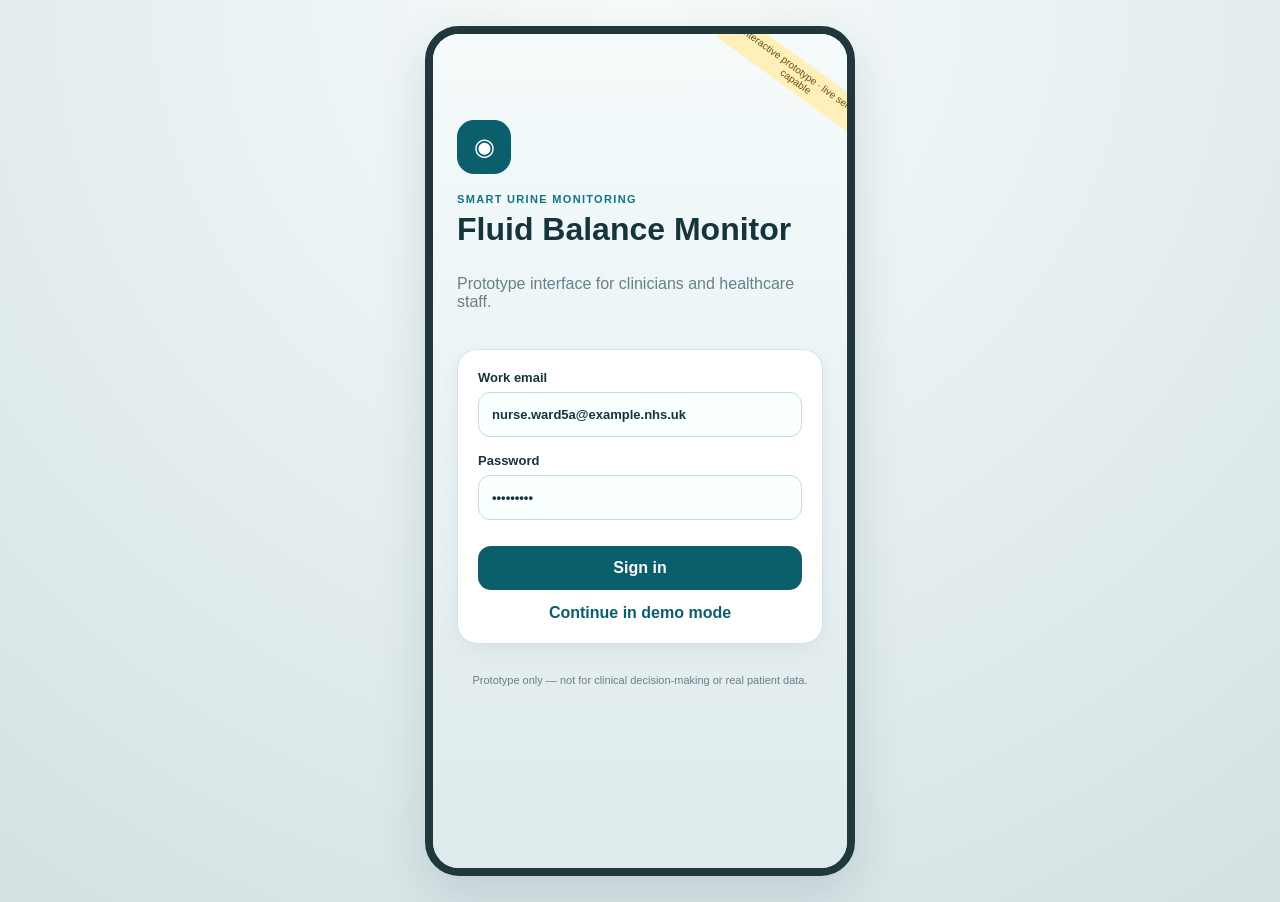
<file: docs/index.html>
<!doctype html>
<html lang="en">

<head>
  <meta charset="utf-8">

  <meta
    name="viewport"
    content="width=device-width, initial-scale=1, viewport-fit=cover"
  >

  <meta
    name="theme-color"
    content="#0b5f6d"
  >

  <title>Smart Urine Monitoring</title>

  <link
    rel="stylesheet"
    href="styles.css"
  >
</head>


<body>

<main class="app-shell">

  <div class="prototype-ribbon">
    Interactive prototype · live sensor capable
  </div>


  <!-- LOGIN -->

  <section
    id="login-screen"
    class="screen active auth-screen"
  >

    <div class="brand-block">

      <div class="brand-mark">
        ◉
      </div>

      <p class="eyebrow">
        SMART URINE MONITORING
      </p>

      <h1>
        Fluid Balance Monitor
      </h1>

      <p class="muted">
        Prototype interface for clinicians and healthcare staff.
      </p>

    </div>


    <form
      id="login-form"
      class="card form-card"
    >

      <label>
        Work email

        <input
          id="email"
          type="email"
          value="nurse.ward5a@example.nhs.uk"
          required
        >
      </label>


      <label>
        Password

        <input
          id="password"
          type="password"
          value="prototype"
          required
        >
      </label>


      <button
        class="btn primary"
        type="submit"
      >
        Sign in
      </button>


      <button
        class="text-btn"
        type="button"
        id="demo-login"
      >
        Continue in demo mode
      </button>

    </form>


    <p class="clinical-note">
      Prototype only — not for clinical decision-making
      or real patient data.
    </p>

  </section>


  <!-- MAIN APPLICATION -->

  <section
    id="app-screen"
    class="screen"
  >

    <header class="topbar">

      <div>

        <p class="eyebrow">
          SMART URINE MONITORING
        </p>

        <h2 id="page-title">
          Ward 5A patients
        </h2>

      </div>


      <button
        id="notification-button"
        class="icon-button"
        aria-label="Notifications"
      >
        🔔

        <span
          id="notification-dot"
          class="notification-dot hidden"
        ></span>

      </button>

    </header>


    <!-- PATIENT SELECTION -->

    <div
      class="view"
      data-view="patients"
    >

      <div class="section-intro">

        <p class="eyebrow">
          ASSIGNED WARD
        </p>

        <h3>
          Ward 5A patients
        </h3>

        <p>
          Select the patient before attaching
          and scanning a urinary bag.
          Each patient has an independent monitoring record.
        </p>

      </div>


      <div class="card ward-summary">

        <div>
          <span>
            Healthcare professional
          </span>

          <strong>
            Demo Nurse
          </strong>
        </div>


        <div>
          <span>
            Assigned ward
          </span>

          <strong>
            Ward 5A
          </strong>
        </div>

      </div>


      <div
        id="patient-selection-list"
        class="patient-selection-list"
      ></div>

    </div>


    <!-- SCAN BAG -->

    <div
      class="view"
      data-view="scan"
    >

      <div class="selected-patient-banner card">

        <div class="selected-patient-copy">

          <p class="eyebrow">
            SELECTED PATIENT
          </p>

          <strong id="scan-patient-name">
            No patient selected
          </strong>

          <small id="scan-patient-details">
            Return to patient list
          </small>

        </div>


        <button
          class="small-btn"
          data-go="patients"
        >
          Change patient
        </button>

      </div>


      <div class="section-intro">

        <h3>
          Link urinary bag
        </h3>

        <p>
          Confirm the patient above,
          then scan the urinary bag QR code.
        </p>

      </div>


      <div class="camera-card">

        <video
          id="camera"
          playsinline
          muted
        ></video>


        <div
          id="camera-placeholder"
          class="camera-placeholder"
        >

          <div class="scan-frame"></div>

          <p>
            Position the urinary bag QR code
            inside the frame
          </p>

        </div>

      </div>


      <div
        id="scan-message"
        class="status-line"
      >
        Select a patient first.
      </div>


      <button
        id="start-camera"
        class="btn secondary"
      >
        Start camera / QR scan
      </button>


      <button
        id="demo-scan"
        class="btn primary"
      >
        Attach demo 200 mL bag
      </button>


      <div class="link-card">

        <strong>
          Demo QR
        </strong>

        <code id="demo-qr-code-text">
          Select a patient first
        </code>

      </div>

    </div>


    <!-- PATIENT DETAILS -->

    <div
      class="view"
      data-view="patient"
    >

      <div class="patient-hero card">

        <div
          id="patient-avatar"
          class="avatar"
        >
          —
        </div>


        <div>

          <p class="eyebrow">
            SELECTED PATIENT
          </p>

          <h3 id="patient-name">
            —
          </h3>

          <p class="muted">

            <span id="patient-id">
              —
            </span>

            · Bed

            <span id="patient-bed">
              —
            </span>

          </p>

        </div>


        <span
          id="patient-monitoring-status"
          class="pill"
        >
          Not monitoring
        </span>

      </div>


      <div class="card details-list">

        <div>
          <span>Ward</span>
          <strong id="patient-ward">—</strong>
        </div>

        <div>
          <span>Bed</span>
          <strong id="patient-bed-detail">—</strong>
        </div>

        <div>
          <span>Urinary bag</span>
          <strong id="patient-bag-id">Not attached</strong>
        </div>

        <div>
          <span>Bag capacity</span>

          <strong>
            <span id="patient-bag-capacity">—</span>
            mL
          </strong>
        </div>

        <div>
          <span>Device</span>
          <strong id="patient-device-id">Not linked</strong>
        </div>

        <div>
          <span>Logging started</span>
          <strong id="patient-logging-date">Not started</strong>
        </div>

        <div>
          <span>Urine monitoring</span>
          <strong>
            3-minute windows
          </strong>
        </div>

        <div>
          <span>Configured range</span>
          <strong>
            50–150 mL / 3 min
          </strong>
        </div>

      </div>


      <button
        class="btn primary"
        data-go="dashboard"
      >
        View live monitoring
      </button>


      <button
        class="btn ghost"
        data-go="patients"
      >
        Back to patient list
      </button>

    </div>


    <!-- LIVE DASHBOARD -->

    <div
      class="view"
      data-view="dashboard"
    >

      <div
        id="alert-banner"
        class="alert-banner hidden"
        role="alert"
      >

        <div class="alert-icon">
          !
        </div>


        <div>

          <div
            id="alert-patient-context"
            class="alert-context"
          ></div>

          <strong id="alert-title">
            Alert
          </strong>

          <p id="alert-message"></p>

        </div>


        <button
          id="ack-alert"
          class="small-btn"
        >
          Acknowledge
        </button>

      </div>


      <div class="dashboard-head">

        <div>

          <p class="eyebrow">
            CURRENT PATIENT
          </p>

          <h3 id="dashboard-patient-name">
            —
          </h3>

          <p class="dashboard-patient-meta">

            <span id="dashboard-patient-id">
              —
            </span>

            · Bed

            <span id="dashboard-bed">
              —
            </span>

            ·

            <span id="dashboard-bag">
              NO BAG
            </span>

          </p>

        </div>


        <span
          id="connection-pill"
          class="pill"
        >
          Waiting
        </span>

      </div>


      <!-- BAG CAPACITY -->

      <div class="card metric-card">

        <div class="metric-topline">

          <span>
            Volume in current bag
          </span>

          <span
            id="bag-fill-status"
            class="pill"
          >
            Bag not scanned
          </span>

        </div>


        <div class="big-number">

          <span id="bag-volume-value">
            0.0
          </span>

          <small>
            mL
          </small>

        </div>


        <div class="progress-track">

          <div
            id="bag-progress"
            class="progress-fill"
          ></div>

        </div>


        <p class="progress-caption">

          <span>

            <strong id="bag-percent">
              0
            </strong>

            % full

          </span>

          <span>

            Capacity:

            <strong id="bag-capacity-display">
              —
            </strong>

            mL

          </span>

        </p>


        <p
          id="bag-message"
          class="helper"
        >
          Scan the urinary bag to load its capacity.
        </p>

      </div>


      <!-- 3-MINUTE URINE -->

      <div class="metric-grid">

        <div class="card mini-metric">

          <span>
            Current 3-minute urine
          </span>

          <strong>

            <span id="hourly-urine-value">
              0.0
            </span>

            mL

          </strong>

          <small id="hourly-status">
            Waiting for sensor
          </small>

        </div>


        <div class="card mini-metric">

          <span>
            3-minute range
          </span>

          <strong>

            <span id="hourly-range-display">
              50–150
            </span>

          </strong>

          <small>
            mL / 3 min
          </small>

        </div>

      </div>


      <!-- SENSOR FEED -->

      <div class="card source-card">

        <div class="source-header">

          <div>

            <span class="eyebrow">
              NESSO N1 INPUT
            </span>

            <h4>
              Live sensor feed
            </h4>

          </div>

          <span id="feed-time">
            Waiting
          </span>

        </div>


        <div class="sensor-row">

          <span>
            Nesso cumulative volume
          </span>

          <strong>

            <span id="sensor-total-value">
              0.0
            </span>

            mL

          </strong>

        </div>


        <div class="sensor-row">
          <span>Clarity</span>
          <strong id="clarity-value">UNKNOWN</strong>
        </div>


        <div class="sensor-row">
          <span>Pulses</span>
          <strong id="pulses-value">0</strong>
        </div>


        <div class="sensor-row">
          <span>Turbidity raw</span>
          <strong id="raw-value">0</strong>
        </div>


        <div class="sensor-row">

          <span>Vout</span>

          <strong>
            <span id="vout-value">0.00</span>
            V
          </strong>

        </div>


        <div class="sensor-row">

          <span>Vin</span>

          <strong>
            <span id="vin-value">0.00</span>
            V
          </strong>

        </div>


        <div class="button-row">

          <button
            id="serial-connect"
            class="btn secondary compact"
          >
            Connect Web Serial
          </button>


          <button
            id="simulate-reading"
            class="btn ghost compact"
          >
            +25 mL demo
          </button>

        </div>


        <p
          id="serial-status"
          class="helper"
        >
          When the separate Sensor Logger is running,
          do not connect Web Serial here.
        </p>

      </div>


      <div class="card threshold-callout">

        <div>

          <strong>
            Two independent alerts
          </strong>

          <p>
            Bag-capacity alerts use a rising chime.
            Abnormal urine-production alerts use
            a separate urgent alarm.
          </p>

        </div>


        <button
          class="small-btn"
          data-go="settings"
        >
          Settings
        </button>

      </div>


      <button
        class="btn primary"
        data-go="chart"
      >
        Open this patient's fluid balance chart
      </button>

    </div>


    <!-- FLUID BALANCE CHART -->

    <div
      class="view"
      data-view="chart"
    >

      <div class="selected-patient-banner card">

        <div class="selected-patient-copy">

          <p class="eyebrow">
            FLUID BALANCE FOR
          </p>

          <strong id="chart-patient-name">
            —
          </strong>

          <small id="chart-patient-details">
            —
          </small>

        </div>

      </div>


      <div class="section-intro">

        <h3>
          Fluid balance chart
        </h3>

        <p>
          Urine output is logged automatically
          for the selected patient.
          Other fluid input/output values
          are entered manually.
        </p>

      </div>


      <div class="card live-strip">

        <div>

          <span class="eyebrow">
            CURRENT 3-MINUTE WINDOW
          </span>

          <strong>

            <span id="chart-hourly-volume">
              0.0
            </span>

            mL urine

          </strong>

          <small id="chart-source">
            Waiting for sensor feed
          </small>

        </div>


        <span
          id="chart-hourly-status"
          class="pill"
        >
          Waiting
        </span>

      </div>


      <div class="chart-actions">

        <button
          id="add-current-hour"
          class="btn secondary compact"
        >
          + Current 3-minute window
        </button>

        <button
          id="export-fluid-csv"
          class="btn ghost compact"
        >
          Export patient CSV
        </button>

      </div>


      <div class="fluid-table-wrap card">

        <table class="fluid-table">

          <thead>

            <tr class="group-head">

              <th rowspan="2">
                Time
              </th>

              <th colspan="4">
                Fluid Input (mL)
              </th>

              <th colspan="4">
                Fluid Output (mL)
              </th>

              <th rowspan="2">
                Cumulative
                <br>
                Balance
              </th>

              <th rowspan="2">
                RN
                <br>
                Initials
              </th>

            </tr>


            <tr>

              <th>
                Oral
              </th>

              <th>
                IV
                <br>
                Fluids
              </th>

              <th>
                IV
                <br>
                Meds
              </th>

              <th>
                Running
                <br>
                Total
              </th>

              <th class="auto-head">
                Urine
                <br>
                <small>
                  Auto
                </small>
              </th>

              <th>
                Drain
              </th>

              <th>
                Vomit
              </th>

              <th>
                Running
                <br>
                Total
              </th>

            </tr>

          </thead>


          <tbody id="fluid-balance-body"></tbody>

        </table>

      </div>


      <p class="table-hint">
        ↔ Swipe horizontally on a phone.
        Urine cells are read-only and belong only
        to the selected patient.
      </p>


      <div class="card balance-summary">

        <div>

          <span>
            Total input
          </span>

          <strong>

            <span id="summary-input">
              0
            </span>

            mL

          </strong>

        </div>


        <div>

          <span>
            Total output
          </span>

          <strong>

            <span id="summary-output">
              0
            </span>

            mL

          </strong>

        </div>


        <div>

          <span>
            Current balance
          </span>

          <strong id="summary-balance">
            0 mL
          </strong>

        </div>

      </div>


      <button
        id="reset-fluid-session"
        class="btn ghost"
      >
        Start new fluid-balance session for this patient
      </button>

    </div>


    <!-- ALERTS -->

    <div
      class="view"
      data-view="notifications"
    >

      <div class="section-intro">

        <p class="eyebrow">
          WARD 5A
        </p>

        <h3>
          Patient alerts
        </h3>

        <p>
          Alerts from all monitored patients
          assigned to the logged-in healthcare
          professional are shown here.
        </p>

      </div>


      <div
        id="notification-list"
        class="notification-list"
      ></div>

    </div>


    <!-- SETTINGS -->

    <div
      class="view"
      data-view="settings"
    >

      <div class="section-intro">

        <h3>
          Monitoring settings
        </h3>

        <p>
          Bag capacity is obtained from the QR code.
          Urine-production limits are configured separately.
        </p>

      </div>


      <div class="card settings-card">

        <p class="eyebrow">
          SELECTED PATIENT
        </p>

        <div>
          <span>Patient</span>
          <strong id="settings-patient-name">
            None selected
          </strong>
        </div>

        <div>
          <span>Patient ID</span>
          <strong id="settings-patient-id">
            —
          </strong>
        </div>

        <div>
          <span>Bag</span>
          <strong id="settings-bag-id">
            —
          </strong>
        </div>

        <div>

          <span>
            Bag capacity
          </span>

          <strong>

            <span id="settings-bag-capacity">
              —
            </span>

            mL

          </strong>

        </div>

      </div>


      <form
        id="hourly-threshold-form"
        class="card form-card threshold-form"
      >

        <p class="eyebrow">
          3-MINUTE URINE OUTPUT
        </p>


        <label>

          Lower threshold (mL / 3 min)

          <input
            id="hourly-min-input"
            type="number"
            min="0"
            max="5000"
            step="1"
            value="50"
          >

        </label>


        <label>

          Upper threshold (mL / 3 min)

          <input
            id="hourly-max-input"
            type="number"
            min="1"
            max="5000"
            step="1"
            value="150"
          >

        </label>


        <button
          type="submit"
          class="btn primary"
        >
          Save 3-minute thresholds
        </button>


        <button
          id="evaluate-hour-now"
          type="button"
          class="btn secondary"
        >
          Evaluate current patient's window now
        </button>


        <p class="helper">
          Above 150 mL can trigger immediately.
          Below 50 mL is normally evaluated
          when the 3-minute window ends.
        </p>

      </form>


      <div class="card form-card">

        <p class="eyebrow">
          ALERT SOUNDS
        </p>

        <p class="helper">
          Bag alerts and urine-production alerts
          have different sounds.
        </p>


        <div class="chart-actions">

          <button
            id="test-bag-sound"
            type="button"
            class="btn secondary compact"
          >
            Test bag sound
          </button>


          <button
            id="test-urine-sound"
            type="button"
            class="btn secondary compact"
          >
            Test urine sound
          </button>

        </div>

      </div>


      <div class="card settings-card">

        <div>
          <span>Assigned ward</span>
          <strong>Ward 5A</strong>
        </div>

        <div>
          <span>Data source</span>
          <strong id="settings-source">
            Waiting for live feed
          </strong>
        </div>

      </div>

    </div>


    <!-- BOTTOM NAVIGATION -->

    <nav class="bottom-nav">

      <button
        class="nav-item active"
        data-go="patients"
      >
        <span>☷</span>
        <small>Patients</small>
      </button>


      <button
        class="nav-item"
        data-go="scan"
      >
        <span>⌗</span>
        <small>Scan</small>
      </button>


      <button
        class="nav-item"
        data-go="patient"
      >
        <span>♙</span>
        <small>Patient</small>
      </button>


      <button
        class="nav-item"
        data-go="dashboard"
      >
        <span>◉</span>
        <small>Live</small>
      </button>


      <button
        class="nav-item"
        data-go="chart"
      >
        <span>▦</span>
        <small>Chart</small>
      </button>


      <button
        class="nav-item"
        data-go="notifications"
      >
        <span>♢</span>
        <small>Alerts</small>
      </button>


      <button
        class="nav-item"
        data-go="settings"
      >
        <span>⚙</span>
        <small>Settings</small>
      </button>

    </nav>

  </section>


  <div
    id="toast"
    class="toast"
  ></div>

</main>


<script src="app.js"></script>

</body>

</html>
</file>
<file: docs/styles.css>
:root {
  --ink: #16343c;
  --muted: #678089;
  --line: #d9e5e8;

  --surface: #ffffff;
  --background: #edf4f5;

  --primary: #0b5f6d;
  --primary-2: #0f7484;
  --primary-soft: #e4f1f3;

  --success: #16794a;
  --success-soft: #e6f4ed;

  --warning: #a86a00;
  --warning-soft: #fff5d8;

  --danger: #b52b35;
  --danger-soft: #fff0f1;

  --shadow:
    0 18px 50px rgba(20, 55, 63, .14);
}


* {
  box-sizing: border-box;
}


html {
  background: #dce8ea;
}


body {
  margin: 0;

  min-height: 100vh;

  font-family:
    Inter,
    ui-sans-serif,
    -apple-system,
    BlinkMacSystemFont,
    "Segoe UI",
    sans-serif;

  color: var(--ink);

  background:
    radial-gradient(
      circle at top,
      #f7fbfb 0,
      #dfeaec 68%,
      #d3e1e3 100%
    );
}


button,
input {
  font: inherit;
}


button {
  cursor: pointer;
}


.app-shell {
  position: relative;

  width:
    min(100%, 430px);

  min-height: 100vh;

  margin:
    0 auto;

  background:
    var(--background);

  overflow-x:
    hidden;
}


@media (min-width: 700px) {

  body {
    padding: 26px;
  }


  .app-shell {
    min-height: 850px;

    height:
      min(
        900px,
        calc(100vh - 52px)
      );

    border-radius: 34px;

    box-shadow:
      var(--shadow);

    border:
      8px solid #20373c;

    overflow-y: auto;
  }

}


.prototype-ribbon {
  position: absolute;

  z-index: 30;

  right: -42px;

  top: 27px;

  transform:
    rotate(36deg);

  width: 180px;

  text-align: center;

  padding:
    5px 8px;

  font-size: 10px;

  background: #ffefb8;

  color: #655015;
}


.screen {
  display: none;

  min-height: 100vh;
}


.screen.active {
  display: block;
}


.auth-screen {
  padding:
    86px 24px 30px;

  background:
    linear-gradient(
      180deg,
      #f5fbfb 0%,
      #e7f0f2 58%,
      #dce9eb 100%
    );
}


.brand-block {
  margin-bottom: 38px;
}


.brand-mark {
  width: 54px;

  height: 54px;

  border-radius: 17px;

  display: grid;

  place-items: center;

  background: var(--primary);

  color: white;

  font-size: 24px;

  margin-bottom: 19px;
}


.eyebrow {
  margin:
    0 0 6px;

  font-size: 11px;

  font-weight: 800;

  letter-spacing: .12em;

  color: var(--primary-2);
}


h1,
h2,
h3,
h4,
p {
  margin-top: 0;
}


h1 {
  font-size: 32px;
}


h2 {
  font-size: 21px;

  margin: 0;
}


h3 {
  font-size: 20px;

  margin-bottom: 7px;
}


h4 {
  font-size: 16px;
}


.muted,
.section-intro p,
.helper {
  color: var(--muted);
}


.card {
  background: var(--surface);

  border:
    1px solid
    rgba(208, 225, 228, .92);

  border-radius: 20px;

  box-shadow:
    0 7px 20px
    rgba(35, 75, 84, .06);
}


.form-card {
  padding: 20px;
}


label {
  display: block;

  font-size: 13px;

  font-weight: 700;

  margin-bottom: 16px;
}


input[type="email"],
input[type="password"],
input[type="number"] {
  width: 100%;

  margin-top: 7px;

  padding:
    14px 13px;

  border:
    1px solid #c8d9dc;

  border-radius: 12px;

  background: #faffff;

  color: var(--ink);
}


input:focus {
  border-color:
    var(--primary-2);

  outline: none;
}


.btn {
  width: 100%;

  border: 0;

  border-radius: 13px;

  padding:
    13px 16px;

  font-weight: 800;

  margin-top: 10px;
}


.btn.primary {
  background:
    var(--primary);

  color: white;
}


.btn.secondary {
  background:
    var(--primary-soft);

  color:
    var(--primary);

  border:
    1px solid #c5e0e4;
}


.btn.ghost {
  background:
    transparent;

  color:
    var(--primary);

  border:
    1px solid #bcd4d8;
}


.btn.compact {
  margin-top: 0;

  padding: 10px;

  font-size: 12px;
}


.text-btn {
  display: block;

  margin:
    13px auto 0;

  background: none;

  border: 0;

  color:
    var(--primary);

  font-weight: 700;
}


.clinical-note {
  margin:
    28px 12px 0;

  font-size: 11px;

  line-height: 1.5;

  text-align: center;

  color: #6f7f84;
}


#app-screen {
  padding-bottom: 92px;
}


.topbar {
  position: sticky;

  top: 0;

  z-index: 20;

  display: flex;

  align-items: center;

  justify-content: space-between;

  padding:
    21px 19px 15px;

  background:
    rgba(
      237,
      244,
      245,
      .94
    );

  backdrop-filter:
    blur(10px);

  border-bottom:
    1px solid #cddde0;
}


.icon-button {
  position: relative;

  border:
    1px solid #cedfe2;

  background: white;

  width: 42px;

  height: 42px;

  border-radius: 13px;
}


.notification-dot {
  position: absolute;

  top: 7px;

  right: 7px;

  width: 9px;

  height: 9px;

  border-radius: 50%;

  background:
    var(--danger);
}


.hidden {
  display: none !important;
}


.view {
  display: none;

  padding:
    20px 18px 26px;
}


.view.active {
  display: block;
}


.section-intro {
  margin-bottom: 18px;
}


.section-intro p {
  font-size: 13px;

  line-height: 1.5;
}


/* PATIENT LIST */

.ward-summary {
  padding:
    5px 15px;

  margin-bottom: 16px;
}


.ward-summary > div {
  display: flex;

  justify-content: space-between;

  gap: 16px;

  padding: 13px 0;

  border-bottom:
    1px solid #e8eff0;

  font-size: 12px;
}


.patient-selection-list {
  display: grid;

  gap: 14px;
}


.patient-select-card {
  padding: 16px;
}


.patient-card-top {
  display: flex;

  align-items: center;

  gap: 13px;
}


.patient-card-top p {
  margin:
    4px 0 0;

  color:
    var(--muted);

  font-size: 11px;
}


.patient-name {
  display: block;

  font-size: 17px;
}


.patient-mini-details {
  margin-top: 14px;

  border-top:
    1px solid #e5edef;
}


.patient-mini-details > div {
  display: flex;

  justify-content: space-between;

  gap: 15px;

  padding: 10px 0;

  border-bottom:
    1px solid #e9f0f1;

  font-size: 11px;
}


.patient-mini-details span {
  color:
    var(--muted);
}


/* FIXED SELECTED PATIENT BANNER */

.selected-patient-banner {
  display: flex;

  justify-content: space-between;

  align-items: flex-start;

  gap: 14px;

  padding:
    16px 18px;

  margin-bottom: 16px;

  min-height: 105px;
}


.selected-patient-copy {
  min-width: 0;

  flex: 1;
}


.selected-patient-banner .eyebrow {
  margin-bottom: 8px;
}


.selected-patient-banner strong {
  display: block;

  margin-top: 2px;

  font-size: 18px;

  font-weight: 800;

  color:
    var(--ink);

  line-height: 1.3;

  word-break: normal;
}


.selected-patient-banner small {
  display: block;

  margin-top: 6px;

  font-size: 12px;

  color:
    var(--muted);

  line-height: 1.4;
}


.selected-patient-banner .small-btn {
  flex:
    0 0 auto;

  margin-top: 6px;
}


/* CAMERA */

.camera-card {
  position: relative;

  aspect-ratio:
    4 / 5;

  max-height: 410px;

  overflow: hidden;

  border-radius: 26px;

  background: #18363d;
}


#camera {
  width: 100%;

  height: 100%;

  object-fit: cover;

  display: none;
}


.camera-card.camera-on #camera {
  display: block;
}


.camera-placeholder {
  position: absolute;

  inset: 0;

  display: flex;

  flex-direction: column;

  justify-content: center;

  align-items: center;

  gap: 22px;

  color: #dcecef;

  text-align: center;
}


.scan-frame {
  width: 190px;

  height: 190px;

  border:
    3px solid white;

  border-radius: 10px;
}


.status-line {
  font-size: 12px;

  color:
    var(--muted);

  padding:
    12px 3px 2px;
}


.link-card {
  margin-top: 17px;

  padding:
    14px 15px;

  border-radius: 14px;

  background: #e5eef0;

  font-size: 12px;
}


.link-card code {
  display: block;

  margin-top: 7px;

  white-space: normal;

  word-break: break-word;
}


/* PATIENT DETAILS */

.patient-hero {
  padding: 16px;

  display: grid;

  grid-template-columns:
    48px 1fr auto;

  gap: 12px;

  align-items: center;

  margin-bottom: 14px;
}


.avatar {
  width: 48px;

  height: 48px;

  border-radius: 15px;

  background:
    var(--primary-soft);

  color:
    var(--primary);

  display: grid;

  place-items: center;

  font-weight: 900;
}


.pill {
  display: inline-flex;

  align-items: center;

  border-radius: 999px;

  padding:
    6px 9px;

  background: #eef3f4;

  font-size: 10px;

  font-weight: 800;
}


.pill.success {
  background:
    var(--success-soft);

  color:
    var(--success);
}


.pill.warning {
  background:
    var(--warning-soft);

  color:
    var(--warning);
}


.pill.danger {
  background:
    var(--danger-soft);

  color:
    var(--danger);
}


.details-list,
.settings-card {
  padding:
    5px 15px;
}


.details-list {
  margin-bottom: 14px;
}


.details-list > div,
.settings-card > div {
  display: flex;

  justify-content: space-between;

  gap: 18px;

  padding: 14px 0;

  border-bottom:
    1px solid #e8eff0;

  font-size: 13px;
}


/* DASHBOARD */

.dashboard-head {
  display: flex;

  justify-content: space-between;

  align-items: start;

  margin-bottom: 12px;
}


.dashboard-patient-meta {
  margin:
    4px 0 0;

  color:
    var(--muted);

  font-size: 11px;
}


.metric-card {
  padding: 18px;
}


.metric-topline {
  display: flex;

  justify-content: space-between;

  align-items: center;

  font-size: 13px;

  gap: 10px;
}


.big-number {
  font-size: 53px;

  font-weight: 850;

  margin:
    15px 0 13px;
}


.big-number small {
  font-size: 16px;

  margin-left: 7px;

  color:
    var(--muted);
}


.progress-track {
  height: 10px;

  background: #e6edef;

  border-radius: 999px;

  overflow: hidden;
}


.progress-fill {
  height: 100%;

  width: 0%;

  background:
    var(--primary-2);
}


.progress-fill.warning {
  background: #d08b13;
}


.progress-fill.danger {
  background:
    var(--danger);
}


.progress-caption {
  display: flex;

  justify-content: space-between;

  font-size: 10px;

  color:
    var(--muted);
}


.metric-grid {
  display: grid;

  grid-template-columns:
    1fr 1fr;

  gap: 11px;

  margin-top: 11px;
}


.mini-metric {
  padding: 15px;
}


.mini-metric span,
.mini-metric small {
  display: block;

  color:
    var(--muted);

  font-size: 11px;
}


.mini-metric strong {
  display: block;

  margin:
    8px 0 3px;

  font-size: 18px;
}


.source-card {
  margin-top: 11px;

  padding: 16px;
}


.source-header {
  display: flex;

  justify-content: space-between;

  gap: 12px;
}


.sensor-row {
  display: flex;

  justify-content: space-between;

  padding: 10px 0;

  border-top:
    1px solid #e9eff0;

  font-size: 12px;
}


.button-row {
  display: grid;

  grid-template-columns:
    1.35fr 1fr;

  gap: 8px;

  margin-top: 8px;
}


.helper {
  font-size: 10px;

  line-height: 1.45;

  margin:
    9px 0 0;
}


.threshold-callout {
  display: flex;

  justify-content: space-between;

  align-items: center;

  gap: 12px;

  margin-top: 11px;

  padding: 15px;
}


.small-btn {
  border:
    1px solid #c1d5d9;

  background: #f7fbfb;

  color:
    var(--primary);

  border-radius: 10px;

  padding:
    8px 10px;

  font-size: 11px;

  font-weight: 800;
}


/* ALERTS */

.alert-banner {
  display: grid;

  grid-template-columns:
    36px 1fr;

  gap: 10px;

  margin-bottom: 12px;

  padding: 13px;

  border-radius: 16px;

  background:
    var(--danger-soft);

  color: #7d222a;
}


.alert-icon {
  width: 34px;

  height: 34px;

  border-radius: 50%;

  display: grid;

  place-items: center;

  background:
    var(--danger);

  color: white;

  font-weight: 900;
}


.alert-context {
  font-size: 10px;

  font-weight: 800;

  margin-bottom: 4px;

  color:
    var(--primary);
}


.notification-list {
  display: grid;

  gap: 11px;
}


.notification-card {
  padding: 15px;

  border-left:
    4px solid var(--danger);
}


.notification-card.bag {
  border-left-color: #d08b13;
}


.notification-card.urine {
  border-left-color:
    var(--danger);
}


.notification-card.safety {
  border-left-color: #7047a3;
}


.alert-patient-label {
  display: flex;

  justify-content: space-between;

  gap: 10px;

  margin-bottom: 10px;

  padding-bottom: 9px;

  border-bottom:
    1px solid #e5edef;
}


.alert-patient-label strong {
  color:
    var(--primary);
}


.alert-patient-label span {
  color:
    var(--muted);

  font-size: 10px;
}


.notification-card p {
  font-size: 12px;

  line-height: 1.45;

  margin:
    7px 0;
}


.notification-card time {
  font-size: 10px;

  color:
    var(--muted);
}


.empty-state {
  padding:
    48px 28px;

  border:
    1px dashed #bdd0d4;

  border-radius: 20px;

  text-align: center;

  color:
    var(--muted);
}


/* SETTINGS */

.threshold-form {
  margin-top: 12px;
}


.settings-card {
  margin-top: 12px;
}


/* FLUID BALANCE */

.live-strip {
  display: flex;

  justify-content: space-between;

  align-items: center;

  gap: 12px;

  padding:
    14px 15px;

  margin-bottom: 10px;
}


.live-strip strong {
  display: block;

  font-size: 14px;
}


.live-strip small {
  display: block;

  margin-top: 4px;

  color:
    var(--muted);

  font-size: 10px;
}


.chart-actions {
  display: grid;

  grid-template-columns:
    1fr 1fr;

  gap: 8px;

  margin-bottom: 10px;
}


.fluid-table-wrap {
  overflow-x: auto;

  border-radius: 16px;

  -webkit-overflow-scrolling:
    touch;
}


.fluid-table {
  width: 100%;

  min-width: 920px;

  border-collapse: collapse;

  background: white;

  font-size: 11px;
}


.fluid-table th,
.fluid-table td {
  border:
    1px solid #d7e1e3;

  padding:
    7px 6px;

  text-align: center;

  vertical-align: middle;
}


.fluid-table thead th {
  background: #f5f8f8;

  color: #2c4a51;

  font-weight: 800;
}


.fluid-table .group-head th {
  background: #e8f1f2;

  color:
    var(--ink);
}


.fluid-table .auto-head {
  background:
    #e6f4ed;

  color:
    var(--success);
}


.fluid-table input {
  width: 62px;

  padding:
    7px 5px;

  border:
    1px solid #cadadd;

  border-radius: 7px;

  background: #fbfefe;

  text-align: center;
}


.fluid-table input.initials-input {
  width: 54px;

  text-transform: uppercase;
}


.fluid-table .auto-urine {
  min-width: 66px;

  background: #edf8f2;

  color:
    var(--success);

  font-weight: 900;
}


.fluid-table .calc-cell {
  background: #f8fbfb;

  font-weight: 800;
}


.balance-positive {
  color:
    var(--success);
}


.balance-negative {
  color:
    var(--danger);
}


.time-cell {
  font-weight: 900;

  white-space: nowrap;
}


.table-hint {
  margin:
    8px 2px 12px;

  color:
    var(--muted);

  font-size: 10px;

  line-height: 1.45;
}


.balance-summary {
  padding:
    5px 15px;

  margin-top: 10px;
}


.balance-summary > div {
  display: flex;

  justify-content: space-between;

  padding: 12px 0;

  border-bottom:
    1px solid #e8eff0;

  font-size: 12px;
}


/* BOTTOM NAVIGATION */

.bottom-nav {
  position: fixed;

  z-index: 22;

  bottom: 0;

  left: 50%;

  transform:
    translateX(-50%);

  width:
    min(100%, 430px);

  display: grid;

  grid-template-columns:
    repeat(7, 1fr);

  min-height: 75px;

  padding:
    7px 2px 8px;

  background:
    rgba(
      255,
      255,
      255,
      .97
    );

  border-top:
    1px solid #d4e1e3;
}


.nav-item {
  border: 0;

  background: none;

  color: #789096;

  display: flex;

  flex-direction: column;

  gap: 4px;

  align-items: center;

  justify-content: center;

  border-radius: 12px;

  padding:
    4px 1px;
}


.nav-item span {
  font-size: 18px;
}


.nav-item small {
  font-size: 8px;

  font-weight: 800;
}


.nav-item.active {
  color:
    var(--primary);

  background: #edf7f8;
}


/* TOAST */

.toast {
  position: fixed;

  left: 20px;

  right: 20px;

  bottom: 90px;

  z-index: 40;

  transform:
    translateY(30px);

  opacity: 0;

  padding:
    12px 14px;

  border-radius: 13px;

  background: #193f47;

  color: white;

  transition: .25s;
}


.toast.show {
  transform:
    translateY(0);

  opacity: 1;
}
</file>
